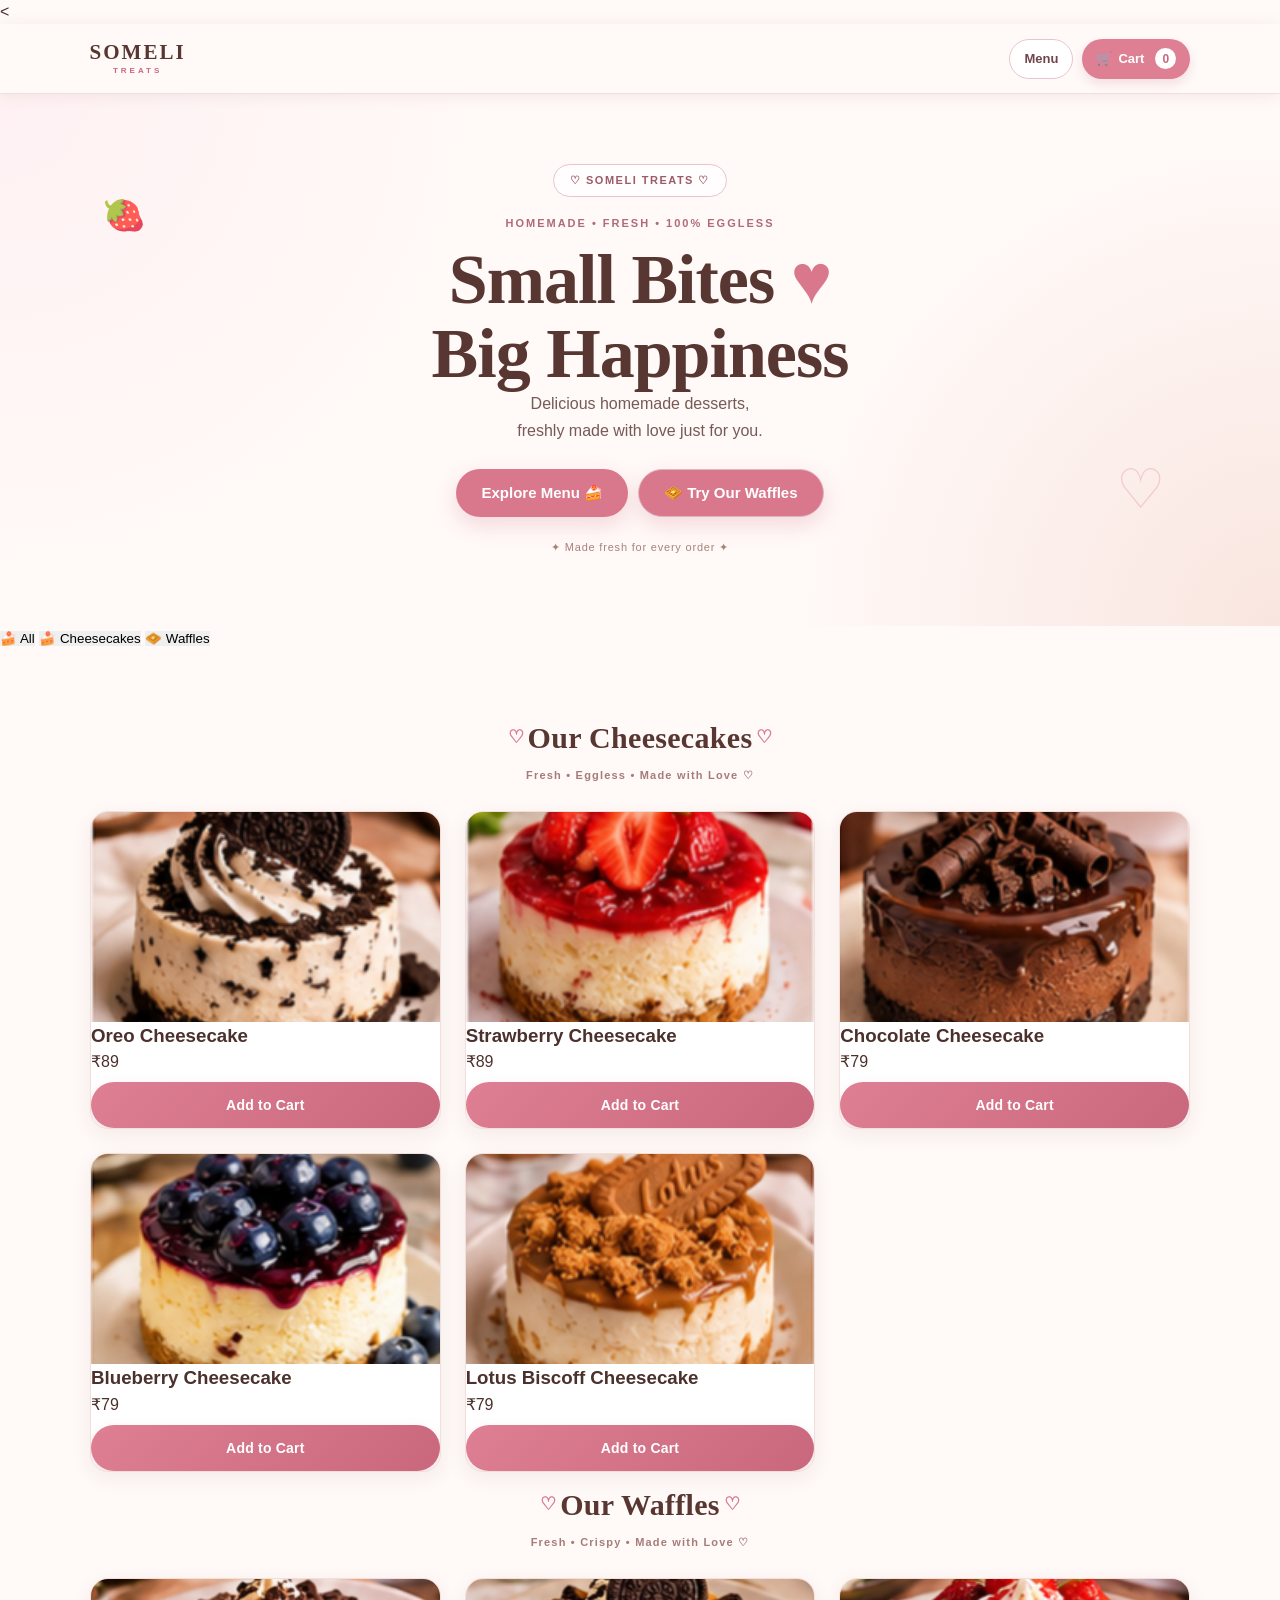
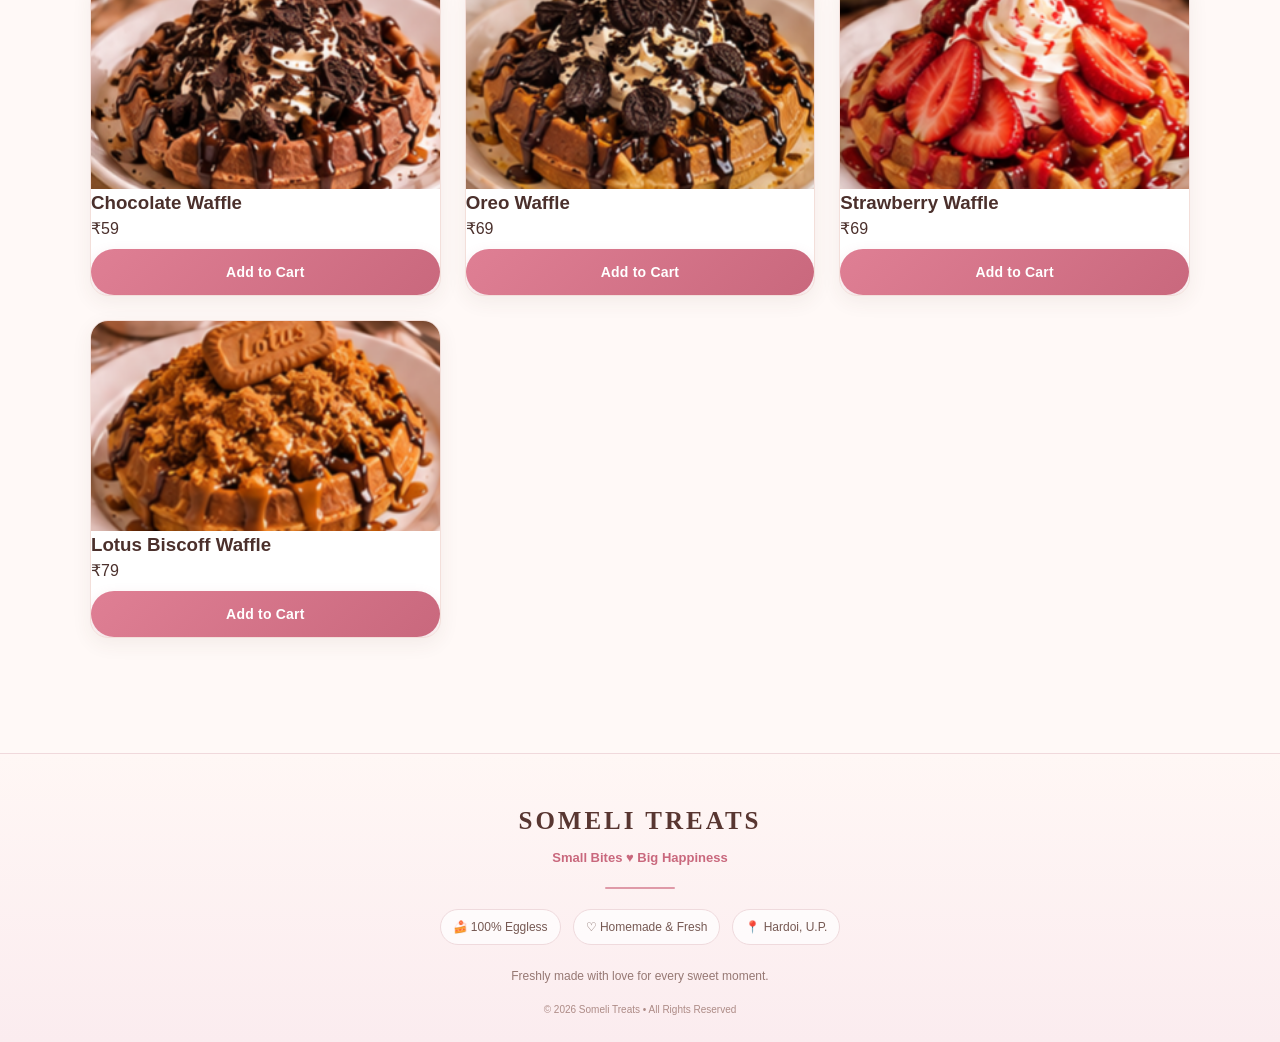
<file: index.html>
<!DOCTYPE html>
<html lang="en">

<head>
<meta charset="UTF-8">

<meta name="viewport"
content="width=device-width, initial-scale=1.0">

<title>SOMELI TREATS</title>

<link rel="stylesheet"
href="style.css">

</head>

<body>
  <<!-- NAVBAR -->

<nav class="navbar">

  <div class="logo">
    <span>SOMELI</span>
    <small>TREATS</small>
  </div>

  <div class="nav-right">

    <button
      onclick="scrollToMenu()"
      class="nav-menu-btn">
      Menu
    </button>

    <button
      onclick="openCart()"
      class="cart-button">
      🛒
      <span>Cart</span>
      <b id="cartCount">0</b>
    </button>

  </div>

</nav>
<!-- HERO -->

<section class="hero">

  <div class="hero-content">

    <div class="hero-badge">
      ♡ SOMELI TREATS ♡
    </div>

    <p class="small-title">
      HOMEMADE • FRESH • 100% EGGLESS
    </p>

    <h1>
      Small Bites
      <span>♥</span>
      <br>
      Big Happiness
    </h1>

    <p class="hero-description">
      Delicious homemade desserts,
      <br>
      freshly made with love just for you.
    </p>

    <div class="hero-buttons">

      <button
        class="hero-menu-btn"
        onclick="scrollToMenu()">
        Explore Menu 🍰
      </button>

      <button
        class="hero-waffle-btn"
        onclick="scrollToMenu()">
        🧇 Try Our Waffles
      </button>

    </div>

    <div class="hero-note">
      ✦ Made fresh for every order ✦
    </div>

  </div>

</section>
<!-- CATEGORY FILTER -->

<div class="category-filter">

  <button
    class="category-btn active"
    onclick="showCategory('all')">
    🍰 All
  </button>

  <button
    class="category-btn"
    onclick="showCategory('cheesecake')">
    🍰 Cheesecakes
  </button>

  <button
    class="category-btn"
    onclick="showCategory('waffle')">
    🧇 Waffles
  </button>

</div>
<!-- MENU -->

<section id="menu" class="menu-section">

  <h2 class="menu-title">
  <span>Our Cheesecakes</span>
  <small>Fresh • Eggless • Made with Love ♡</small>
</h2>

  <div class="product-grid">


    <!-- OREO CHEESECAKE -->

    <div class="product-card">

      <img
        src="oreo-cheesecake.png"
        alt="Oreo Cheesecake">

      <h3>
        Oreo Cheesecake
      </h3>

      <p class="price">
        ₹89
      </p>

      <button
  class="add-cart-btn"
  onclick="addToCart('oreo Cheesecake', 89)">
  Add to Cart
</button>

    </div>


    <!-- STRAWBERRY CHEESECAKE -->

    <div class="product-card">

      <img
        src="strawberry-cheesecake.png"
        alt="Strawberry Cheesecake">

      <h3>
        Strawberry Cheesecake
      </h3>

      <p class="price">
        ₹89
      </p>

      <button
  class="add-cart-btn"
  onclick="addToCart('Strawberry p
  Cheesecake', 89)">
  Add to Cart
</button>

    </div>


    <!-- CHOCOLATE CHEESECAKE -->

    <div class="product-card">

      <img
        src="chocolate-cheesecake.png"
        alt="Chocolate Cheesecake">

      <h3>
        Chocolate Cheesecake
      </h3>

      <p class="price">
        ₹79
      </p>
      <button
  class="add-cart-btn"
  onclick="addToCart('Chochlate Cheesecake', 79)">
  Add to Cart

    </div>


    <!-- BLUEBERRY CHEESECAKE -->

    <div class="product-card">

      <img
        src="blueberry-cheesecake.png"
        alt="Blueberry Cheesecake">

      <h3>
        Blueberry Cheesecake
      </h3>

      <p class="price">
        ₹79
      </p>

      <button
        
        class="add-cart-btn"
        onclick="addToCart('Blueberry Cheesecake', 79)">
        Add to Cart
      </button>

    </div>


    <!-- LOTUS CHEESECAKE -->

    <div class="product-card">

      <img
        src="lotus-biscoff-cheesecake.png"
        alt="Lotus Biscoff Cheesecake">

      <h3>
        Lotus Biscoff Cheesecake
      </h3>

      <p class="price">
        ₹79
      </p>

      <button
        
  class="add-cart-btn"
  onclick="addToCart('Lotus Biscoff Cheesecake', 79)">
        Add to Cart
      </button>

    </div>

  </div>
    <!-- WAFFLES -->

  <h2 class="menu-title">
  <span>Our Waffles</span>
  <small>Fresh • Crispy • Made with Love ♡</small>
</h2>

  <div class="product-grid">


    <!-- CHOCOLATE WAFFLE -->

    <div class="product-card">

      <img
        src="chocolate-waffle.png"
        alt="Chocolate Waffle">

      <h3>
        Chocolate Waffle
      </h3>

      <p class="price">
        ₹59
      </p>

      <button
        
  class="add-cart-btn"
  onclick="addToCart('Chocolate Waffle', 59)">
        Add to Cart
      </button>

    </div>


    <!-- OREO WAFFLE -->

    <div class="product-card">

      <img
        src="oreo-waffle.png"
        alt="Oreo Waffle">

      <h3>
        Oreo Waffle
      </h3>

      <p class="price">
        ₹69
      </p>

      <button
        
  class="add-cart-btn"
  onclick="addToCart('Oreo Waffle', 69)">
        Add to Cart
      </button>

    </div>


    <!-- STRAWBERRY WAFFLE -->

    <div class="product-card">

      <img
        src="strawberry-waffle.png"
        alt="Strawberry Waffle">

      <h3>
        Strawberry Waffle
      </h3>

      <p class="price">
        ₹69
      </p>

      <button
        
  class="add-cart-btn"
  onclick="addToCart('Strawberry Waffle', 69)">
        Add to Cart
      </button>

    </div>


    <!-- LOTUS WAFFLE -->

    <div class="product-card">

      <img
        src="lotus-biscoff-waffle.png"
        alt="Lotus Biscoff Waffle">

      <h3>
        Lotus Biscoff Waffle
      </h3>

      <p class="price">
        ₹79
      </p>

      <button
        
  class="add-cart-btn"
  onclick="addToCart('Lotus Biscoff Waffle', 79)">
        Add to Cart
      </button>

    </div>

  </div>

</section>
<!-- CART -->

<div id="cartOverlay" class="cart-overlay">

  <div class="cart-box">

    <div class="cart-header">

      <h2>
        Your Cart 🛒
      </h2>

      <button 
  class="add-cart-btn"
  onclick="closeCart()">
        close card
      </button>

    </div>


    <div id="cartItems"></div>


    <div class="cart-summary">

      <div>
        <span>Subtotal</span>
        <strong id="cartSubtotal">₹0</strong>
      </div>

      <div>
        <span>Delivery</span>
        <strong id="deliveryFee">₹0</strong>
      </div>

      <div class="cart-total">
        <span>Total</span>
        <strong id="cartTotal">₹0</strong>
      </div>

    </div>
    <button
  class="checkout-btn"
  onclick="goToCheckout()">
  Proceed to Checkout →
</button>
  </div>

</div>
<!-- CHECKOUT -->

<section id="checkoutSection" class="checkout-section">

  <div class="checkout-box">

    <h2>
      Checkout 🩷
    </h2>

    <p>
      Enter your delivery details
    </p>


    <label>
      Full Name
    </label>

    <input
      id="customerName"
      type="text"
      placeholder="Your name"
    >


    <label>
      Mobile Number
    </label>

    <input
      id="customerPhone"
      type="tel"
      maxlength="10"
      placeholder="10-digit mobile number"
    >


    <label>
      Full Address
    </label>

    <textarea
      id="customerAddress"
      placeholder="House no., street, area, city"
    ></textarea>


    <label>
      Landmark
    </label>

    <input
      id="customerLandmark"
      type="text"
      placeholder="Nearby landmark"
    >
    <div class="payment-box">

  <h3>💳 Choose Payment Method</h3>

  <p class="payment-note">
    Select how you want to pay
  </p>

  <div class="payment-options">

    <label class="payment-card">
      <input type="radio" name="payment" value="upi">
      <span class="payment-icon">📱</span>
      <span class="payment-text">
        <strong>UPI</strong>
        <small>Google Pay • PhonePe • Paytm</small>
      </span>
    </label>

    <label class="payment-card">
      <input type="radio" name="payment" value="card">
      <span class="payment-icon">💳</span>
      <span class="payment-text">
        <strong>Debit / Credit Card</strong>
        <small>Pay securely by card</small>
      </span>
    </label>

    <label class="payment-card">
      <input type="radio" name="payment" value="netbanking">
      <span class="payment-icon">🏦</span>
      <span class="payment-text">
        <strong>Net Banking</strong>
        <small>Pay through your bank</small>
      </span>
    </label>

    <label class="payment-card">
      <input type="radio" name="payment" value="cod">
      <span class="payment-icon">💵</span>
      <span class="payment-text">
        <strong>Cash on Delivery</strong>
        <small>Pay when your order arrives</small>
      </span>
    </label>

  </div>

</div>""
    


    <button
      onclick="placeOrder()"
      class="place-order-button">

      Place Order 🍰

    </button>

  </div>

</section>
<!-- SUCCESS -->

<section id="successSection" class="success-section">

  <div class="success-box">

    <div class="success-icon">
      🎉
    </div>

    <h1>
      Thank You! 🩷
    </h1>

    <p>
      Your Someli Treats order has been received.
    </p>


    <div class="order-number">

      <span>
        YOUR ORDER NUMBER
      </span>

      <strong id="orderNumber">
        ST000000
      </strong>

    </div>


    <p class="success-note">
      We'll prepare your desserts fresh with love ♡
    </p>


    <button
      onclick="sendWhatsAppOrder()"
      class="whatsapp-btn">

      💬 Send Order on WhatsApp

    </button>


    <button onclick="scrollToMenu()">
      Order More 🍰
    </button>

  </div>

</section>


<!-- FOOTER -->

<footer class="site-footer">

  <div class="footer-logo">
    SOMELI TREATS
  </div>

  <p class="footer-tagline">
    Small Bites ♥ Big Happiness
  </p>

  <div class="footer-divider"></div>

  <div class="footer-info">
    <span>🍰 100% Eggless</span>
    <span>♡ Homemade & Fresh</span>
    <span>📍 Hardoi, U.P.</span>
  </div>

  <p class="footer-note">
    Freshly made with love for every sweet moment.
  </p>

  <p class="footer-copy">
    © 2026 Someli Treats • All Rights Reserved
  </p>

</footer>
<!-- JAVASCRIPT -->

<script>

let cart = [];

function addToCart(name, price) {

  let item = cart.find(function(x) {
    return x.name === name;
  });

  if (item) {
    item.quantity++;
  } else {
    cart.push({
      name: name,
      price: price,
      quantity: 1
    });
  }

  updateCart();
}

function updateCart() {

  let box = document.getElementById("cartItems");
  let count = document.getElementById("cartCount");

  let subtotal = 0;
  let quantity = 0;

  cart.forEach(function(item) {

    subtotal += item.price * item.quantity;
    quantity += item.quantity;

  });

  count.textContent = quantity;

  if (cart.length === 0) {

    box.innerHTML = `
      <div class="empty-cart">
        <div style="font-size:42px">🍰</div>
        <h3>Your cart is empty</h3>
        <p>Add something sweet ♡</p>
      </div>
    `;

  } else {

    box.innerHTML = cart.map(function(item, i) {

      return `
        <div class="cart-item">

          <div class="cart-item-top">

            <div>
              <div class="cart-item-name">
                ${item.name}
              </div>

              <div class="cart-item-price">
                ₹${item.price} each
              </div>
            </div>

            <strong>
              ₹${item.price * item.quantity}
            </strong>

          </div>

          <div class="quantity-controls">

            <button onclick="changeQuantity(${i}, -1)">
              −
            </button>

            <strong>
              ${item.quantity}
            </strong>

            <button onclick="changeQuantity(${i}, 1)">
              +
            </button>

            <button onclick="removeItem(${i})">
              Remove
            </button>

          </div>

        </div>
      `;

    }).join("");

  }

  document.getElementById("cartSubtotal").textContent =
    "₹" + subtotal;

  document.getElementById("deliveryFee").textContent =
    cart.length ? "₹30" : "₹0";

  document.getElementById("cartTotal").textContent =
    cart.length ? "₹" + (subtotal + 30) : "₹0";
}
function changeQuantity(index, amount) {

  cart[index].quantity += amount;

  if (cart[index].quantity <= 0) {
    cart.splice(index, 1);
  }

  updateCart();
}


function removeItem(index) {

  cart.splice(index, 1);

  updateCart();
}


function openCart() {

  document.getElementById("cartOverlay")
    .classList.add("active");

  updateCart();
}


function closeCart() {

  document.getElementById("cartOverlay")
    .classList.remove("active");
}


function scrollToMenu() {

  document.getElementById("menu")
    .scrollIntoView({
      behavior: "smooth"
    });
}


function goToCheckout() {

  if (cart.length === 0) {

    alert("Please add a dessert first 🍰");

    return;
  }

  closeCart();

  document.getElementById("checkoutSection")
    .classList.add("active");

  document.getElementById("checkoutSection")
    .scrollIntoView({
      behavior: "smooth"
    });
}
function placeOrder() {

  if (cart.length === 0) {
    alert("Your cart is empty 🍰");
    return;
  }

  let name = document.getElementById("customerName").value.trim();
  let phone = document.getElementById("customerPhone").value.trim();
  let address = document.getElementById("customerAddress").value.trim();
  let landmark = document.getElementById("customerLandmark").value.trim();

  if (!name || !phone || !address || !landmark) {
    alert("Please fill all required details 🩷");
    return;
  }

  if (phone.length !== 10 || isNaN(phone)) {
    alert("Please enter a valid 10-digit mobile number 📱");
    return;
  }

  let orderNumber =
    "ST" + Math.floor(100000 + Math.random() * 900000);

  let subtotal = 0;

  cart.forEach(function(item) {
    subtotal += item.price * item.quantity;
  });

  let delivery = 30;
  let total = subtotal + delivery;

  let orderData = {
    orderNumber: orderNumber,
    customerName: name,
    phone: phone,
    address: address,
    landmark: landmark,
    items: cart,
    subtotal: subtotal,
    delivery: delivery,
    total: total,
    date: new Date().toLocaleString()
  };

  localStorage.setItem(
    "someliLatestOrder",
    JSON.stringify(orderData)
  );

  document.getElementById("orderNumber").textContent =
    orderNumber;

  document.getElementById("checkoutSection")
    .classList.remove("active");

  document.getElementById("successSection")
    .classList.add("active");

  cart = [];

  updateCart();

  document.getElementById("successSection")
    .scrollIntoView({
      behavior: "smooth"
    });
}
function sendWhatsAppOrder() {

  let savedOrder =
    localStorage.getItem("someliLatestOrder");

  if (!savedOrder) {

    alert("Order details not found 🥲");

    return;
  }

  let order = JSON.parse(savedOrder);

  let message =
    "🍰 SOMELI TREATS - NEW ORDER 🍰\n\n" +

    "🧾 Order: " + order.orderNumber + "\n" +

    "👤 Name: " + order.customerName + "\n" +

    "📱 Phone: " + order.phone + "\n" +

    "📍 Address: " + order.address + "\n" +

    "🏠 Landmark: " + order.landmark + "\n\n" +

    "🍰 ITEMS:\n";

  order.items.forEach(function(item) {

    message +=
      "• " + item.name +
      " × " + item.quantity +
      " = ₹" +
      (item.price * item.quantity) +
      "\n";

  });

  message +=
    "\n💰 Subtotal: ₹" + order.subtotal +

    "\n🚚 Delivery: ₹" + order.delivery +

    "\n💵 TOTAL: ₹" + order.total;


  let whatsappURL =
    "https://wa.me/918840486505?text=" +
    encodeURIComponent(message);


  window.open(whatsappURL, "_blank");
}
function showCategory(category) {

  let products = document.querySelectorAll(".product-card");
  let buttons = document.querySelectorAll(".category-btn");

  buttons.forEach(function(button) {
    button.classList.remove("active");
  });

  if (category === "all") {
    buttons[0].classList.add("active");
  }

  if (category === "cheesecake") {
    buttons[1].classList.add("active");
  }

  if (category === "waffle") {
    buttons[2].classList.add("active");
  }

  products.forEach(function(product) {

    let name = product.querySelector("h3").textContent.toLowerCase();

    if (category === "all") {
      product.style.display = "";
    }

    else if (
      category === "cheesecake" &&
      name.includes("cheesecake")
    ) {
      product.style.display = "";
    }

    else if (
      category === "waffle" &&
      name.includes("waffle")
    ) {
      product.style.display = "";
    }

    else {
      product.style.display = "none";
    }

  });
}
updateCart();

</script>

</body>
</html>
</file>
<file: style.css>
/* ================================
   SOMELI TREATS — MAIN STYLE
   PART 1
================================ */

* {
  margin: 0;
  padding: 0;
  box-sizing: border-box;
}

html {
  scroll-behavior: smooth;
}

body {
  font-family: Arial, sans-serif;
  background: #fff9f7;
  color: #4b302c;
  line-height: 1.5;
}

button {
  font-family: inherit;
  cursor: pointer;
  border: none;
}

img {
  display: block;
  max-width: 100%;
}

a {
  text-decoration: none;
  color: inherit;
}


/* ================================
   NAVBAR
================================ */

.navbar {
  width: 100%;
  min-height: 68px;
  padding: 12px 6%;
  background: #fff;
  display: flex;
  align-items: center;
  justify-content: space-between;
  position: sticky;
  top: 0;
  z-index: 1000;
  box-shadow: 0 2px 15px rgba(90, 45, 45, 0.08);
}

.logo {
  font-size: 22px;
  font-weight: 800;
  letter-spacing: 1.5px;
  color: #6b4038;
}

.cart-button {
  background: #e78b9d;
  color: white;
  padding: 10px 17px;
  border-radius: 25px;
  font-size: 14px;
  font-weight: 700;
  box-shadow: 0 5px 15px rgba(231, 139, 157, 0.25);
  transition: 0.2s ease;
}

.cart-button:hover {
  transform: translateY(-2px);
}

#cartCount {
  display: inline-flex;
  align-items: center;
  justify-content: center;
  min-width: 21px;
  height: 21px;
  margin-left: 5px;
  padding: 0 5px;
  background: white;
  color: #c9687d;
  border-radius: 50px;
  font-size: 12px;
  font-weight: 800;
}


/* ================================
   HERO
================================ */

.hero {
  min-height: 430px;
  padding: 70px 20px;
  display: flex;
  align-items: center;
  justify-content: center;
  text-align: center;
  background:
    radial-gradient(circle at top left, #ffe3e9 0%, transparent 35%),
    radial-gradient(circle at bottom right, #ffeeda 0%, transparent 35%),
    #fff4f1;
}

.hero-content {
  max-width: 650px;
}

.small-title {
  margin-bottom: 12px;
  color: #bd6b7d;
  font-size: 12px;
  font-weight: 800;
  letter-spacing: 2px;
}

.hero h1 {
  margin-bottom: 15px;
  color: #583631;
  font-family: Georgia, serif;
  font-size: clamp(40px, 8vw, 70px);
  line-height: 1.05;
}

.hero p:not(.small-title) {
  margin: 0 auto 25px;
  max-width: 500px;
  color: #765a55;
  font-size: 16px;
}

.hero button {
  padding: 13px 25px;
  background: #d9788c;
  color: white;
  border-radius: 30px;
  font-size: 15px;
  font-weight: 700;
  box-shadow: 0 8px 20px rgba(217, 120, 140, 0.25);
  transition: 0.2s ease;
}

.hero button:hover {
  transform: translateY(-2px);
}
/* ================================
   MENU SECTION
================================ */

.menu-section {
  padding: 55px 5%;
  background: #fff9f7;
}

.section-heading {
  margin-bottom: 30px;
  text-align: center;
}

.section-heading h2 {
  color: #583631;
  font-family: Georgia, serif;
  font-size: 34px;
  margin-bottom: 7px;
}

.section-heading p {
  color: #8a6b65;
  font-size: 14px;
}


/* ================================
   CATEGORY TITLE
================================ */

.category-title {
  margin: 35px 0 18px;
  color: #6b4038;
  font-family: Georgia, serif;
  font-size: 25px;
  text-align: center;
}

.category-title:first-child {
  margin-top: 0;
}


/* ================================
   PRODUCT GRID
================================ */

.product-grid {
  width: 100%;
  max-width: 1100px;
  margin: 0 auto;
  display: grid;
  grid-template-columns: repeat(2, minmax(0, 1fr));
  gap: 18px;
}


/* ================================
   PRODUCT CARD
================================ */

.product-card {
  overflow: hidden;
  background: #ffffff;
  border: 1px solid #f3dfda;
  border-radius: 18px;
  box-shadow: 0 6px 20px rgba(88, 54, 49, 0.07);
  transition: 0.25s ease;
}

.product-card:hover {
  transform: translateY(-4px);
  box-shadow: 0 10px 25px rgba(88, 54, 49, 0.12);
}


/* ================================
   PRODUCT IMAGE
================================ */

.product-card img {
  width: 100%;
  height: 170px;
  object-fit: cover;
  background: #fff1ed;
}


/* ================================
   PRODUCT INFO
================================ */

.product-info {
  padding: 14px;
}

.product-info h3 {
  margin-bottom: 5px;
  color: #593a35;
  font-size: 17px;
}

.product-info p {
  margin-bottom: 12px;
  color: #92736c;
  font-size: 12px;
}


/* ================================
   PRICE + CART BUTTON
================================ */

.product-bottom {
  display: flex;
  align-items: center;
  justify-content: space-between;
  gap: 8px;
}

.product-price {
  color: #bd6176;
  font-size: 18px;
  font-weight: 800;
}

.add-cart-btn {
  padding: 9px 12px;
  background: #d9788c;
  color: #ffffff;
  border-radius: 20px;
  font-size: 12px;
  font-weight: 700;
  box-shadow: 0 4px 10px rgba(217, 120, 140, 0.2);
  transition: 0.2s ease;
}

.add-cart-btn:hover {
  background: #c9687d;
  transform: translateY(-1px);
}

.add-cart-btn:active {
  transform: scale(0.96);
}


/* ================================
   DESKTOP MENU
================================ */

@media (min-width: 768px) {

  .product-grid {
    grid-template-columns: repeat(3, minmax(0, 1fr));
    gap: 24px;
  }

  .product-card img {
    height: 210px;
  }

  .menu-section {
    padding-left: 7%;
    padding-right: 7%;
  }
}
/* ================================
   CART OVERLAY
================================ */

#cartOverlay {
  position: fixed;
  inset: 0;
  z-index: 2000;
  background: rgba(58, 34, 30, 0.45);
  display: none;
  align-items: flex-end;
  justify-content: center;
  padding: 0;
}

#cartOverlay.active {
  display: flex;
}

.cart-box {
  width: 100%;
  max-width: 600px;
  max-height: 88vh;
  overflow-y: auto;
  padding: 22px;
  background: #fffaf8;
  border-radius: 25px 25px 0 0;
  box-shadow: 0 -10px 35px rgba(60, 35, 30, 0.18);
  animation: cartUp 0.25s ease;
}

@keyframes cartUp {
  from {
    transform: translateY(100%);
  }

  to {
    transform: translateY(0);
  }
}


/* ================================
   CART HEADER
================================ */

.cart-header {
  display: flex;
  align-items: center;
  justify-content: space-between;
  padding-bottom: 15px;
  border-bottom: 1px solid #f1ddd8;
}

.cart-header h2 {
  color: #583631;
  font-family: Georgia, serif;
  font-size: 25px;
}

.close-cart {
  width: 35px;
  height: 35px;
  border-radius: 50%;
  background: #f8e3df;
  color: #70473f;
  font-size: 20px;
  font-weight: 700;
}


/* ================================
   CART ITEMS
================================ */

#cartItems {
  padding: 12px 0;
}

.cart-item {
  margin-bottom: 12px;
  padding: 14px;
  background: #ffffff;
  border: 1px solid #f1dfda;
  border-radius: 15px;
}

.cart-item-top {
  display: flex;
  align-items: flex-start;
  justify-content: space-between;
  gap: 12px;
}

.cart-item-name {
  color: #593a35;
  font-size: 15px;
  font-weight: 700;
}

.cart-item-price {
  margin-top: 3px;
  color: #98756d;
  font-size: 12px;
}

.cart-item-top > strong {
  color: #bd6176;
  font-size: 15px;
}


/* ================================
   QUANTITY CONTROLS
================================ */

.quantity-controls {
  display: flex;
  align-items: center;
  gap: 9px;
  margin-top: 12px;
}

.quantity-controls button {
  min-width: 32px;
  min-height: 30px;
  padding: 5px 9px;
  background: #f7dce1;
  color: #70413d;
  border-radius: 8px;
  font-weight: 700;
}

.quantity-controls button:hover {
  background: #efc8d0;
}

.quantity-controls strong {
  min-width: 20px;
  text-align: center;
  color: #583631;
}

.quantity-controls button:last-child {
  margin-left: auto;
  background: transparent;
  color: #c9687d;
  font-size: 12px;
}


/* ================================
   EMPTY CART
================================ */

.empty-cart {
  padding: 35px 15px;
  text-align: center;
}

.empty-cart h3 {
  margin: 8px 0 4px;
  color: #583631;
  font-family: Georgia, serif;
}

.empty-cart p {
  color: #92736c;
  font-size: 13px;
}


/* ================================
   CART SUMMARY
================================ */

.cart-summary {
  margin-top: 10px;
  padding: 17px;
  background: #fff0ed;
  border-radius: 15px;
}

.summary-row {
  display: flex;
  justify-content: space-between;
  margin-bottom: 8px;
  color: #765650;
  font-size: 14px;
}

.summary-total {
  display: flex;
  justify-content: space-between;
  margin-top: 12px;
  padding-top: 12px;
  border-top: 1px solid #e8cfc9;
  color: #583631;
  font-size: 18px;
  font-weight: 800;
}


/* ================================
   CHECKOUT BUTTON
================================ */

.checkout-btn {
  width: 100%;
  margin-top: 14px;
  padding: 14px;
  background: #d9788c;
  color: white;
  border-radius: 25px;
  font-size: 15px;
  font-weight: 800;
  box-shadow: 0 6px 15px rgba(217, 120, 140, 0.22);
  transition: 0.2s ease;
}

.checkout-btn:hover {
  background: #c9687d;
  transform: translateY(-1px);
}


/* ================================
   CART MOBILE
================================ */

@media (min-width: 768px) {

  #cartOverlay {
    align-items: center;
    padding: 25px;
  }

  .cart-box {
    border-radius: 25px;
    max-height: 85vh;
  }
}
/* ================================
   CHECKOUT SECTION
================================ */

#checkoutSection {
  display: none;
  padding: 45px 18px 60px;
  background: #fff9f7;
}

#checkoutSection.active {
  display: block;
}

.checkout-box {
  width: 100%;
  max-width: 620px;
  margin: 0 auto;
  padding: 25px;
  background: #ffffff;
  border: 1px solid #f0ded9;
  border-radius: 22px;
  box-shadow: 0 8px 28px rgba(88, 54, 49, 0.08);
}

.checkout-box h2 {
  margin-bottom: 5px;
  color: #583631;
  font-family: Georgia, serif;
  font-size: 30px;
  text-align: center;
}

.checkout-subtitle {
  margin-bottom: 25px;
  color: #92736c;
  font-size: 13px;
  text-align: center;
}


/* ================================
   FORM
================================ */

.checkout-form {
  display: flex;
  flex-direction: column;
  gap: 15px;
}

.form-group {
  display: flex;
  flex-direction: column;
  gap: 6px;
}

.form-group label {
  color: #65443e;
  font-size: 13px;
  font-weight: 700;
}

.form-group input,
.form-group textarea,
.checkout-box input,
.checkout-box textarea {
  width: 100%;
  padding: 13px 14px;
  background: #fffaf8;
  border: 1px solid #ead7d2;
  border-radius: 12px;
  outline: none;
  color: #4b302c;
  font-family: inherit;
  font-size: 14px;
  transition: 0.2s ease;
}

.form-group textarea,
.checkout-box textarea {
  min-height: 90px;
  resize: vertical;
}

.form-group input:focus,
.form-group textarea:focus,
.checkout-box input:focus,
.checkout-box textarea:focus {
  border-color: #d9788c;
  box-shadow: 0 0 0 3px rgba(217, 120, 140, 0.10);
}


/* ================================
   PAYMENT BOX
================================ */

.payment-box {
  margin-top: 20px;
  padding: 17px;
  background: #fff2ef;
  border: 1px solid #f1ddd8;
  border-radius: 15px;
}

.payment-box h3 {
  margin-bottom: 10px;
  color: #583631;
  font-size: 16px;
}

.payment-option {
  padding: 11px 13px;
  background: white;
  border: 1px solid #ead7d2;
  border-radius: 10px;
  color: #765650;
  font-size: 13px;
}


/* ================================
   PLACE ORDER BUTTON
================================ */

.place-order-btn {
  width: 100%;
  margin-top: 20px;
  padding: 15px;
  background: #d9788c;
  color: #ffffff;
  border-radius: 28px;
  font-size: 16px;
  font-weight: 800;
  box-shadow: 0 7px 18px rgba(217, 120, 140, 0.25);
  transition: 0.2s ease;
}

.place-order-btn:hover {
  background: #c9687d;
  transform: translateY(-2px);
}

.place-order-btn:active {
  transform: scale(0.98);
}


/* ================================
   CHECKOUT MOBILE
================================ */

@media (max-width: 480px) {

  #checkoutSection {
    padding: 30px 14px 45px;
  }

  .checkout-box {
    padding: 20px 16px;
    border-radius: 18px;
  }

  .checkout-box h2 {
    font-size: 26px;
  }
}
/* ================================
   SUCCESS / ORDER CONFIRMATION
================================ */

.success-section {
  display: none;
  min-height: 75vh;
  padding: 55px 18px;
  background:
    radial-gradient(circle at top left, #ffe2e8 0%, transparent 35%),
    #fff9f7;
}

.success-section.active {
  display: flex;
  align-items: center;
  justify-content: center;
}

.success-box {
  width: 100%;
  max-width: 550px;
  padding: 35px 25px;
  background: #ffffff;
  border: 1px solid #f0ded9;
  border-radius: 25px;
  text-align: center;
  box-shadow: 0 10px 35px rgba(88, 54, 49, 0.10);
}

.success-icon {
  width: 70px;
  height: 70px;
  margin: 0 auto 15px;
  display: flex;
  align-items: center;
  justify-content: center;
  background: #fff0ed;
  border-radius: 50%;
  font-size: 35px;
}

.success-box h1 {
  margin-bottom: 8px;
  color: #583631;
  font-family: Georgia, serif;
  font-size: 32px;
}

.success-box > p {
  color: #92736c;
  font-size: 14px;
}


/* ================================
   ORDER NUMBER
================================ */

.order-number {
  margin: 22px 0;
  padding: 17px;
  background: #fff2ef;
  border: 1px dashed #dda0aa;
  border-radius: 15px;
}

.order-number span {
  display: block;
  margin-bottom: 5px;
  color: #92736c;
  font-size: 10px;
  font-weight: 800;
  letter-spacing: 1.5px;
}

.order-number strong {
  color: #bd6176;
  font-size: 25px;
  letter-spacing: 1px;
}

.success-note {
  margin-bottom: 20px;
}


/* ================================
   WHATSAPP BUTTON
================================ */

.whatsapp-btn {
  width: 100%;
  margin-bottom: 10px;
  padding: 14px;
  background: #25d366;
  color: #ffffff;
  border-radius: 25px;
  font-size: 14px;
  font-weight: 800;
  transition: 0.2s ease;
}

.whatsapp-btn:hover {
  transform: translateY(-2px);
}


/* ================================
   ORDER MORE BUTTON
================================ */

.success-box button:not(.whatsapp-btn) {
  width: 100%;
  padding: 13px;
  background: #d9788c;
  color: #ffffff;
  border-radius: 25px;
  font-size: 14px;
  font-weight: 700;
}


/* ================================
   FOOTER
================================ */

footer {
  padding: 30px 20px;
  background: #583631;
  color: #ffffff;
  text-align: center;
}

footer p {
  margin: 4px 0;
  font-size: 13px;
}

footer .footer-brand {
  margin-bottom: 7px;
  font-family: Georgia, serif;
  font-size: 20px;
  font-weight: 700;
}

footer .footer-small {
  color: #e9c9c3;
  font-size: 11px;
}


/* ================================
   SMALL SCREEN
================================ */

@media (max-width: 480px) {

  .success-box {
    padding: 28px 18px;
  }

  .success-box h1 {
    font-size: 28px;
  }

  .order-number strong {
    font-size: 22px;
  }
}
/* ================================
   FINAL FINISHING TOUCHES
================================ */

::selection {
  background: #f4cbd3;
  color: #583631;
}

button {
  -webkit-tap-highlight-color: transparent;
}

button:focus-visible,
input:focus-visible,
textarea:focus-visible {
  outline: 2px solid #d9788c;
  outline-offset: 2px;
}


/* ================================
   SMOOTH SCROLLBAR
================================ */

::-webkit-scrollbar {
  width: 7px;
}

::-webkit-scrollbar-track {
  background: #fff4f1;
}

::-webkit-scrollbar-thumb {
  background: #e7a0ad;
  border-radius: 10px;
}


/* ================================
   MOBILE POLISH
================================ */

@media (max-width: 480px) {

  .navbar {
    min-height: 62px;
    padding: 10px 4%;
  }

  .logo {
    font-size: 18px;
    letter-spacing: 1px;
  }

  .cart-button {
    padding: 9px 13px;
    font-size: 12px;
  }

  .hero {
    min-height: 390px;
    padding: 55px 18px;
  }

  .hero h1 {
    font-size: 42px;
  }

  .hero p:not(.small-title) {
    font-size: 14px;
  }

  .menu-section {
    padding: 40px 12px;
  }

  .section-heading h2 {
    font-size: 29px;
  }

  .category-title {
    font-size: 23px;
    margin-top: 28px;
  }

  .product-grid {
    gap: 12px;
  }

  .product-card {
    border-radius: 15px;
  }

  .product-card img {
    height: 145px;
  }

  .product-info {
    padding: 11px;
  }

  .product-info h3 {
    font-size: 15px;
  }

  .product-price {
    font-size: 16px;
  }

  .add-cart-btn {
    padding: 8px 9px;
    font-size: 11px;
  }
}


/* ================================
   VERY SMALL PHONES
================================ */

@media (max-width: 360px) {

  .product-grid {
    grid-template-columns: 1fr;
  }

  .product-card img {
    height: 190px;
  }

  .hero h1 {
    font-size: 36px;
  }
}
/* BIG ADD TO CART BUTTON */

.add-cart-btn {
  min-width: 125px;
  padding: 11px 16px;
  background: linear-gradient(135deg, #df7f94, #c9687d);
  color: #fff;
  border-radius: 25px;
  font-size: 14px;
  font-weight: 800;
  letter-spacing: 0.2px;
  box-shadow: 0 5px 14px rgba(201, 104, 125, 0.25);
}

.add-cart-btn:hover {
  transform: translateY(-2px);
  box-shadow: 0 7px 17px rgba(201, 104, 125, 0.30);
}
/* BIG PROCEED TO CHECKOUT BUTTON */

.checkout-btn {
  min-height: 54px;
  padding: 15px 20px;
  border-radius: 30px;
  font-size: 16px;
  font-weight: 800;
  letter-spacing: 0.2px;
}
/* ================================
   PAYMENT OPTIONS — SOMELI TREATS
================================ */

.payment-box {
  margin-top: 22px;
  padding: 18px;
  background: #fff7f5;
  border: 1px solid #f0d8d4;
  border-radius: 18px;
}

.payment-box h3 {
  margin-bottom: 4px;
  color: #583631;
  font-family: Georgia, serif;
  font-size: 20px;
}

.payment-note {
  margin-bottom: 14px;
  color: #92736c;
  font-size: 12px;
}

.payment-options {
  display: flex;
  flex-direction: column;
  gap: 10px;
}

.payment-card {
  display: flex;
  align-items: center;
  gap: 12px;
  padding: 13px;
  background: #ffffff;
  border: 1.5px solid #ead9d5;
  border-radius: 14px;
  cursor: pointer;
  transition: 0.2s ease;
}

.payment-card:hover {
  border-color: #df91a1;
  transform: translateY(-1px);
}

.payment-card input {
  width: 18px;
  height: 18px;
  accent-color: #d9788c;
  flex-shrink: 0;
}

.payment-icon {
  width: 40px;
  height: 40px;
  display: flex;
  align-items: center;
  justify-content: center;
  background: #fff0ed;
  border-radius: 12px;
  font-size: 20px;
  flex-shrink: 0;
}

.payment-text {
  display: flex;
  flex-direction: column;
  gap: 2px;
}

.payment-text strong {
  color: #583631;
  font-size: 14px;
}

.payment-text small {
  color: #92736c;
  font-size: 11px;
}

/* Selected payment option */

.payment-card:has(input:checked) {
  background: #fff0f3;
  border-color: #d9788c;
  box-shadow: 0 5px 14px rgba(217, 120, 140, 0.12);
}

.payment-card:has(input:checked) .payment-icon {
  background: #f8d7df;
}


/* Bigger buttons */

.add-cart-btn {
  min-width: 125px;
  padding: 11px 16px;
  font-size: 14px;
  font-weight: 800;
  border-radius: 25px;
}

.checkout-btn {
  min-height: 54px;
  padding: 15px 20px;
  font-size: 16px;
  font-weight: 800;
  border-radius: 30px;
}
/* ================================
   FINAL BUTTON FIX
================================ */

.add-cart-btn {
  display: inline-flex;
  align-items: center;
  justify-content: center;
  width: 100%;
  min-height: 46px;
  padding: 11px 14px;
  margin-top: 8px;

  background: linear-gradient(135deg, #df7f94, #c9687d);
  color: #ffffff;

  border: none;
  border-radius: 25px;

  font-size: 14px;
  font-weight: 800;
  letter-spacing: 0.2px;

  box-shadow: 0 6px 14px rgba(201, 104, 125, 0.22);
  transition: all 0.2s ease;
}

.add-cart-btn:hover {
  transform: translateY(-2px);
  box-shadow: 0 8px 18px rgba(201, 104, 125, 0.28);
}

.add-cart-btn:active {
  transform: scale(0.97);
}


/* PROCEED TO CHECKOUT */

.checkout-btn {
  display: flex;
  align-items: center;
  justify-content: center;

  width: 100%;
  min-height: 56px;
  padding: 15px 20px;
  margin-top: 16px;

  background: linear-gradient(135deg, #df7f94, #c9687d);
  color: #ffffff;

  border: none;
  border-radius: 30px;

  font-size: 17px;
  font-weight: 800;
  letter-spacing: 0.2px;

  box-shadow: 0 7px 18px rgba(201, 104, 125, 0.25);
  transition: all 0.2s ease;
}

.checkout-btn:hover {
  transform: translateY(-2px);
  box-shadow: 0 9px 21px rgba(201, 104, 125, 0.30);
}

.checkout-btn:active {
  transform: scale(0.98);
}
/* PLACE ORDER BUTTON */

.place-order-button {
  display: flex;
  align-items: center;
  justify-content: center;
  width: 100%;
  min-height: 56px;
  padding: 15px 20px;
  margin-top: 20px;
  background: linear-gradient(135deg, #df7f94, #c9687d);
  color: #ffffff;
  border: none;
  border-radius: 30px;
  font-size: 17px;
  font-weight: 800;
  letter-spacing: 0.2px;
  box-shadow: 0 7px 18px rgba(201, 104, 125, 0.25);
  cursor: pointer;
  transition: all 0.2s ease;
}

.place-order-button:hover {
  transform: translateY(-2px);
  box-shadow: 0 9px 21px rgba(201, 104, 125, 0.30);
}

.place-order-button:active {
  transform: scale(0.98);
}
/* ================================
   SOMELI MENU TITLE
================================ */

.menu-title {
  text-align: center;
  margin: 10px 0 28px;
  color: #583631;
  font-family: Georgia, "Times New Roman", serif;
  font-size: 30px;
  font-weight: 700;
  letter-spacing: 0.3px;
  position: relative;
}

.menu-title span {
  display: inline-block;
  position: relative;
  padding: 0 18px;
}

.menu-title span::before,
.menu-title span::after {
  content: "♡";
  color: #d9788c;
  font-size: 18px;
  position: absolute;
  top: 50%;
  transform: translateY(-50%);
}

.menu-title span::before {
  left: -2px;
}

.menu-title span::after {
  right: -2px;
}

.menu-title small {
  display: block;
  margin-top: 7px;
  color: #a47c78;
  font-family: Arial, sans-serif;
  font-size: 11px;
  font-weight: 600;
  letter-spacing: 1.2px;
}

@media (max-width: 480px) {
  .menu-title {
    font-size: 25px;
    margin-bottom: 23px;
  }

  .menu-title small {
    font-size: 10px;
    letter-spacing: 0.8px;
  }
}
/* ================================
   PREMIUM HERO — SOMELI TREATS
================================ */

.hero {
  min-height: 520px;
  display: flex;
  align-items: center;
  justify-content: center;
  text-align: center;
  padding: 70px 20px;
  background:
    radial-gradient(circle at top left, #fff1f3 0%, transparent 35%),
    radial-gradient(circle at bottom right, #f9e5df 0%, transparent 35%),
    #fff9f7;
  position: relative;
  overflow: hidden;
}

.hero::before {
  content: "🍓";
  position: absolute;
  left: 8%;
  top: 18%;
  font-size: 34px;
  opacity: 0.75;
  transform: rotate(-15deg);
}

.hero::after {
  content: "♡";
  position: absolute;
  right: 9%;
  bottom: 18%;
  font-size: 55px;
  color: #e8a4b1;
  opacity: 0.45;
}

.hero-content {
  max-width: 650px;
  position: relative;
  z-index: 2;
}

.hero-badge {
  display: inline-block;
  padding: 7px 16px;
  margin-bottom: 18px;
  border: 1px solid #e8c5cc;
  border-radius: 30px;
  background: rgba(255,255,255,0.75);
  color: #9b5c68;
  font-size: 11px;
  font-weight: 800;
  letter-spacing: 1.5px;
}

.hero .small-title {
  margin-bottom: 12px;
  color: #b06b78;
  font-size: 11px;
  font-weight: 800;
  letter-spacing: 2px;
}

.hero h1 {
  margin: 0;
  color: #583631;
  font-family: Georgia, "Times New Roman", serif;
  font-size: clamp(42px, 9vw, 70px);
  line-height: 1.05;
  letter-spacing: -1px;
}

.hero h1 span {
  color: #d9788c;
}

.hero-description {
  margin: 20px auto 25px;
  color: #8d6b66;
  font-size: 15px;
  line-height: 1.7;
}

.hero-buttons {
  display: flex;
  justify-content: center;
  gap: 10px;
  flex-wrap: wrap;
}

.hero-menu-btn,
.hero-waffle-btn {
  min-height: 48px;
  padding: 12px 20px;
  border-radius: 28px;
  font-size: 14px;
  font-weight: 800;
  cursor: pointer;
  transition: 0.2s ease;
}

.hero-menu-btn {
  border: none;
  color: white;
  background: linear-gradient(135deg, #df7f94, #c9687d);
  box-shadow: 0 7px 18px rgba(201,104,125,0.25);
}

.hero-waffle-btn {
  border: 1.5px solid #e0b6be;
  color: #70454d;
  background: #ffffff;
}

.hero-menu-btn:hover,
.hero-waffle-btn:hover {
  transform: translateY(-2px);
}

.hero-note {
  margin-top: 22px;
  color: #a9827c;
  font-size: 11px;
  letter-spacing: 0.8px;
}

@media (max-width: 480px) {

  .hero {
    min-height: 500px;
    padding: 55px 18px;
  }

  .hero h1 {
    font-size: 43px;
  }

  .hero-description {
    font-size: 14px;
  }

  .hero-buttons {
    flex-direction: column;
    width: 100%;
    max-width: 280px;
    margin: auto;
  }

  .hero-menu-btn,
  .hero-waffle-btn {
    width: 100%;
  }

  .hero::before {
    left: 5%;
    top: 13%;
  }

  .hero::after {
    right: 5%;
    bottom: 13%;
  }
}
/* ================================
   PREMIUM NAVBAR — SOMELI TREATS
================================ */

.navbar {
  position: sticky;
  top: 0;
  z-index: 1000;

  display: flex;
  align-items: center;
  justify-content: space-between;

  min-height: 70px;
  padding: 10px 7%;

  background: rgba(255, 250, 248, 0.96);
  border-bottom: 1px solid #f0dfe0;

  backdrop-filter: blur(12px);
}

.logo {
  display: flex;
  flex-direction: column;
  line-height: 1;
}

.logo span {
  color: #583631;
  font-family: Georgia, "Times New Roman", serif;
  font-size: 21px;
  font-weight: 800;
  letter-spacing: 2px;
}

.logo small {
  margin-top: 4px;
  color: #c9687d;
  font-size: 8px;
  font-weight: 800;
  letter-spacing: 3px;
  text-align: center;
}

.nav-right {
  display: flex;
  align-items: center;
  gap: 9px;
}

.nav-menu-btn,
.cart-button {
  min-height: 40px;
  padding: 8px 14px;
  border-radius: 22px;
  font-size: 13px;
  font-weight: 800;
  cursor: pointer;
  transition: 0.2s ease;
}

.nav-menu-btn {
  border: 1px solid #e6c6cc;
  background: #fff;
  color: #70454d;
}

.cart-button {
  display: flex;
  align-items: center;
  gap: 6px;
  border: none;
  background: #df7f94;
  color: white;
  box-shadow: 0 5px 12px rgba(201,104,125,0.2);
}

.cart-button b {
  min-width: 19px;
  height: 19px;
  display: flex;
  align-items: center;
  justify-content: center;
  border-radius: 50%;
  background: white;
  color: #c9687d;
  font-size: 10px;
}

.nav-menu-btn:hover,
.cart-button:hover {
  transform: translateY(-2px);
}

@media (max-width: 480px) {

  .navbar {
    padding: 9px 15px;
    min-height: 62px;
  }

  .logo span {
    font-size: 17px;
    letter-spacing: 1.5px;
  }

  .logo small {
    font-size: 7px;
    letter-spacing: 2px;
  }

  .nav-menu-btn,
  .cart-button {
    min-height: 38px;
    padding: 7px 11px;
    font-size: 12px;
  }
}
/* ================================
   PREMIUM FOOTER — SOMELI TREATS
================================ */

.site-footer {
  margin-top: 60px;
  padding: 48px 20px 25px;
  text-align: center;
  background: linear-gradient(180deg, #fff7f5, #fbecef);
  border-top: 1px solid #f0d9dc;
}

.footer-logo {
  color: #583631;
  font-family: Georgia, "Times New Roman", serif;
  font-size: 25px;
  font-weight: 800;
  letter-spacing: 3px;
}

.footer-tagline {
  margin: 8px 0 20px;
  color: #c9687d;
  font-size: 13px;
  font-weight: 700;
}

.footer-divider {
  width: 70px;
  height: 2px;
  margin: 0 auto 20px;
  background: #df9aa8;
  border-radius: 10px;
}

.footer-info {
  display: flex;
  justify-content: center;
  gap: 12px;
  flex-wrap: wrap;
  color: #765953;
  font-size: 12px;
}

.footer-info span {
  padding: 8px 12px;
  background: rgba(255,255,255,0.7);
  border: 1px solid #efdadd;
  border-radius: 20px;
}

.footer-note {
  margin: 22px auto 16px;
  max-width: 360px;
  color: #967873;
  font-size: 12px;
  line-height: 1.6;
}

.footer-copy {
  margin: 0;
  color: #ad8b86;
  font-size: 10px;
}

@media (max-width: 480px) {

  .site-footer {
    padding: 40px 15px 22px;
  }

  .footer-logo {
    font-size: 21px;
  }

  .footer-info {
    gap: 7px;
  }

  .footer-info span {
    font-size: 11px;
    padding: 7px 9px;
  }
}
</file>
